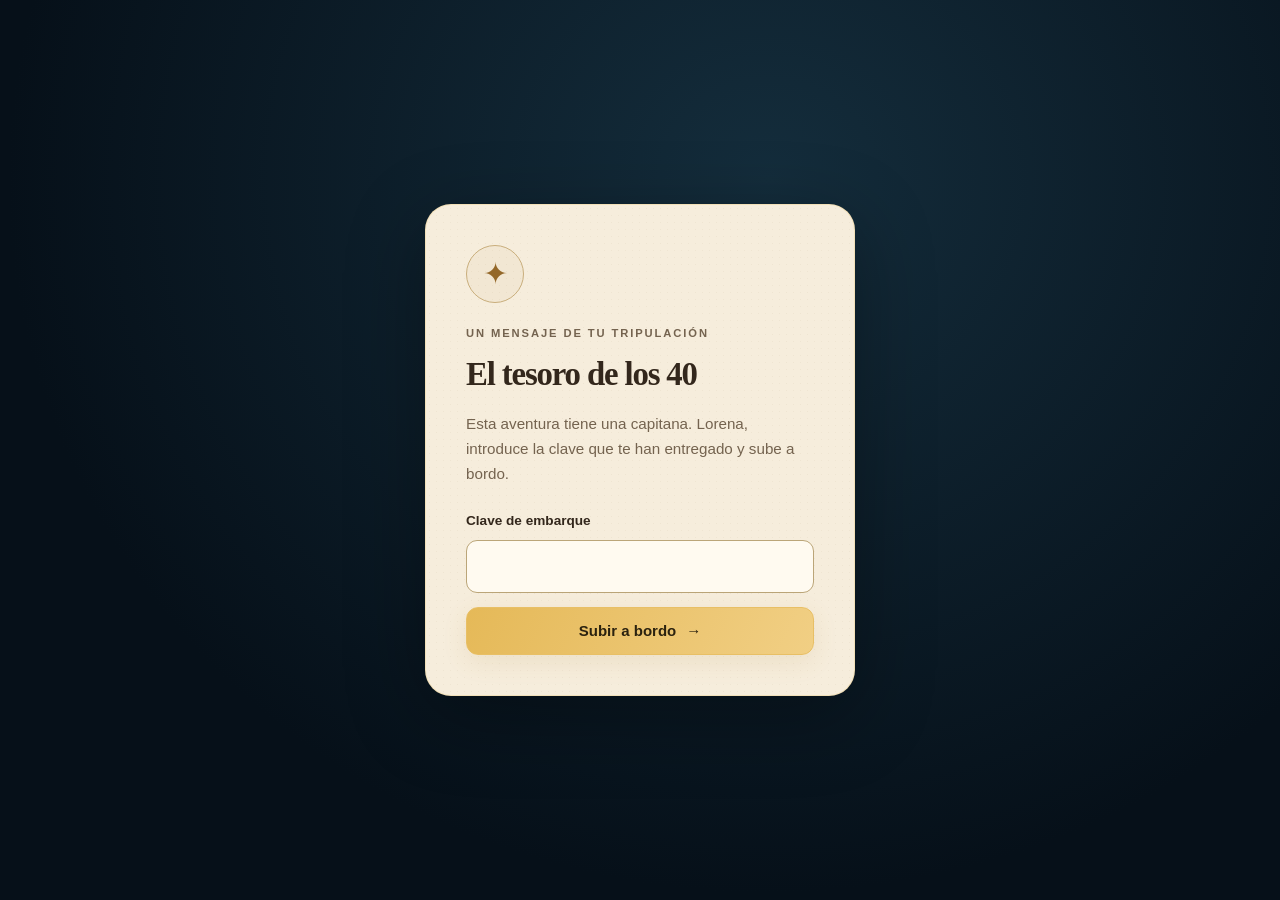
<file: index.html>
<!doctype html>
<html lang="es">
<head>
  <meta charset="utf-8">
  <meta name="viewport" content="width=device-width, initial-scale=1">
  <meta name="theme-color" content="#081a27">
  <meta name="description" content="Una aventura de cumpleaños preparada por la tripulación de Lorena.">
  <title>Operación Lorena · El tesoro de los 40</title>
  <link rel="stylesheet" href="./css/styles.css?v=20261021-2">

  <script src="./js/access-config.js?v=20261020" defer></script>
  <script src="./js/game-data.js?v=20261023-1" defer></script>
  <script src="./js/game-core.js?v=20261020" defer></script>
  <script src="./js/audio.js?v=20261021-3" defer></script>
  <script src="./js/app.js?v=20261023-1" defer></script>
</head>
<body>
  <a class="skip-link sr-only" href="#main-content">Saltar al contenido</a>
  <div class="ambient-bg" aria-hidden="true"></div>
  <section id="access-screen" class="access-screen" aria-labelledby="access-title">
    <form id="access-form" class="access-card parchment">
      <span class="brand-mark" aria-hidden="true">✦</span>
      <p class="eyebrow">Un mensaje de tu tripulación</p>
      <h1 id="access-title">El tesoro de los 40</h1>
      <p>Esta aventura tiene una capitana. Lorena, introduce la clave que te han entregado y sube a bordo.</p>
      <label for="access-password">Clave de embarque</label>
      <input id="access-password" name="password" type="password" autocomplete="current-password" required aria-describedby="access-error">
      <button id="access-button" class="btn btn-primary" type="submit">Subir a bordo <span aria-hidden="true">→</span></button>
      <p id="access-error" class="feedback" data-tone="error" role="alert"></p>
    </form>
  </section>
  <div id="app" hidden>
    <header class="app-header">
      <button id="brand-home" class="brand" type="button" aria-label="Operación Lorena. Ir al inicio">
        <span class="brand-mark" aria-hidden="true">✦</span>
        <span class="brand-copy"><span class="brand-kicker">Una aventura de cumpleaños</span><strong>Operación Lorena</strong></span>
      </button>
      <nav class="header-actions" aria-label="Navegación principal">
        <span id="header-progress" class="chip" aria-label="Sellos obtenidos">0 / 5 sellos</span>
        <button id="nav-map" class="btn btn-ghost" type="button">La ruta</button>
        <button id="nav-passport" class="btn btn-ghost" type="button">Pasaporte</button>
        <button id="nav-reset" class="btn btn-ghost" type="button">Reiniciar</button>
        <button id="audio-toggle" class="btn btn-ghost" type="button" aria-pressed="true">Silenciar</button>
      </nav>
    </header>
    <main id="main-content" class="app-main page-shell" tabindex="-1">
      <p id="storage-notice" class="storage-notice" role="status" hidden></p>
      <p id="audio-status" class="status-note" role="status" hidden></p>
      <section id="screen-intro" class="screen" aria-labelledby="intro-title" hidden>
        <div class="hero-grid">
          <div class="hero-copy">
            <p class="eyebrow">40 años · Mil historias · Un tesoro</p>
            <h1 id="intro-title" tabindex="-1">Capitana Lorena,<br>tu aventura empieza aquí.</h1>
            <p class="lead">Tu tripulación ha escondido un regalo al final de una ruta llena de recuerdos. Cinco pruebas, cinco sellos y todas esas historias que sólo pueden ser tuyas.</p>
            <div class="button-row">
              <button id="start-adventure" class="btn btn-primary" type="button">Comenzar la aventura <span aria-hidden="true">→</span></button>
              <button id="intro-passport" class="btn btn-secondary" type="button">Ver mi pasaporte</button>
            </div>
            <p class="status-note">Sin cronómetro. Con pistas y todas las oportunidades que necesites.</p>
            <div class="hero-facts"><span class="badge">5 escalas</span><span class="badge">Muchos cómplices</span><span class="badge">Una capitana irrepetible</span></div>
          </div>
          <div class="hero-visual">
            <img id="hero-portrait" class="hero-portrait" src="./assets/lorena-grand-line-portrait.png" alt="Ilustración pirata de Lorena" width="1024" height="1024">
            <img class="hero-seal" src="./assets/lorena-grand-line-seal.png" alt="" width="2000" height="1414" aria-hidden="true">
          </div>
        </div>
      </section>
      <section id="screen-map" class="screen" aria-labelledby="map-title" hidden></section>
      <section id="screen-passport" class="screen" aria-labelledby="passport-title" hidden></section>
      <section id="screen-challenge" class="screen" aria-labelledby="challenge-title" hidden></section>
      <section id="screen-gift" class="screen" aria-labelledby="gift-title" hidden></section>
      <section id="screen-crew" class="screen" aria-labelledby="crew-title" hidden></section>
    </main>
    <footer class="site-footer page-shell"><span>Hecho con recuerdos, risas y mucho cariño.</span><span>La tripulación de Lorena · 40</span></footer>
  </div>
  <dialog id="reset-dialog" class="app-dialog" aria-labelledby="reset-title" aria-describedby="reset-description">
    <form method="dialog">
      <p class="eyebrow">Volver a zarpar</p>
      <h2 id="reset-title">¿Empezamos desde el principio?</h2>
      <p id="reset-description">Se borrarán los sellos y las respuestas de esta partida en este navegador. La clave de acceso seguirá activa.</p>
      <div class="dialog-actions"><button class="btn btn-secondary" value="cancel" autofocus>Seguir jugando</button><button class="btn btn-primary" value="reset">Sí, reiniciar</button></div>
    </form>
  </dialog>
  <div id="announcer" class="sr-only" role="status" aria-live="polite" aria-atomic="true"></div>
  <div id="confetti-container" aria-hidden="true"></div>
  <noscript><p class="access-card">Activa JavaScript en tu navegador para jugar a esta aventura.</p></noscript>
</body>
</html>
</file>
<file: css/styles.css>
/* Operación Lorena · responsive presentation, without a runtime CSS dependency. */
:root {
  color-scheme: dark;
  --navy-950: #061019;
  --navy-900: #0b1825;
  --navy-800: #112335;
  --navy-700: #193147;
  --paper: #f6eddc;
  --paper-deep: #e9dcc3;
  --ink: #33271c;
  --ink-muted: #74634f;
  --text: #f1f0e8;
  --muted: #aebdca;
  --gold: #e8bf65;
  --gold-bright: #f5d690;
  --gold-dark: #ad8239;
  --teal: #8cd8c6;
  --red: #ffb3a4;
  --line: rgba(203, 222, 234, 0.14);
  --gold-line: rgba(232, 191, 101, 0.3);
  --shadow: 0 18px 55px rgba(0, 0, 0, 0.2);
  --radius: 24px;
  --page-gutter: clamp(16px, 3.5vw, 48px);
  --font-body: "Plus Jakarta Sans", "Arial", sans-serif;
  --font-title: "Cinzel", "Georgia", serif;
}

* { box-sizing: border-box; }
[hidden] { display: none !important; }
html { scroll-behavior: smooth; }
body {
  margin: 0;
  min-width: 280px;
  min-height: 100vh;
  min-height: 100svh;
  background: var(--navy-950);
  color: var(--text);
  font-family: var(--font-body);
  font-size: 16px;
  line-height: 1.65;
  -webkit-font-smoothing: antialiased;
  -webkit-text-size-adjust: 100%;
}
button, input, textarea, select { font: inherit; }
button, input, textarea, select, summary { -webkit-tap-highlight-color: transparent; }
button { color: inherit; cursor: pointer; }
button:disabled { cursor: not-allowed; }
input { min-width: 0; }
button, a, input, summary { touch-action: manipulation; }
button, a, input, summary, [tabindex] { outline-offset: 5px; }
:focus-visible { outline: 3px solid var(--teal); }
.screen :is(h1, h2)[tabindex="-1"]:focus, #main-content:focus { outline: none; }
img { display: block; max-width: 100%; height: auto; }
a { color: var(--gold-bright); text-underline-offset: 4px; }
h1, h2, h3, h4, p, blockquote, dl, dd { margin: 0; }
h1, h2, h3, h4 { text-wrap: balance; }
h1, h2, h3 { font-family: var(--font-title); line-height: 1.2; }
h1 { font-size: clamp(2rem, 3.8vw, 3.7rem); font-weight: 700; letter-spacing: -0.035em; }
h2 { font-size: clamp(1.5rem, 2.3vw, 2rem); }
h3 { font-size: 1.3rem; }
p + p { margin-top: 0.85em; }
strong { font-weight: 700; }
::selection { background: var(--gold); color: var(--navy-950); }

.ambient-bg {
  position: fixed;
  z-index: -1;
  inset: 0;
  pointer-events: none;
  background:
    radial-gradient(ellipse at 83% 5%, rgba(40, 91, 101, 0.2), transparent 48%),
    radial-gradient(ellipse at 0% 75%, rgba(174, 123, 48, 0.07), transparent 45%),
    linear-gradient(150deg, #0c1b28 0%, #061019 65%);
}
#app { position: relative; min-height: 100vh; min-height: 100svh; }
.app-header {
  width: min(1440px, calc(100% - var(--page-gutter) * 2));
  margin-inline: auto;
  padding-block: 22px;
  display: flex;
  flex-wrap: wrap;
  align-items: center;
  justify-content: space-between;
  gap: 16px 24px;
  border-bottom: 1px solid var(--line);
}
.brand { display: flex; align-items: center; gap: 13px; min-width: 0; padding: 0; border: 0; background: transparent; color: var(--text); text-align: left; }
.brand-mark {
  display: inline-grid;
  place-items: center;
  flex: 0 0 auto;
  width: 46px;
  aspect-ratio: 1;
  border: 1px solid var(--gold-line);
  border-radius: 50%;
  color: var(--gold);
  background: rgba(232, 191, 101, 0.045);
  font-family: var(--font-title);
  font-size: 25px;
  line-height: 1;
}
.brand-copy { display: grid; gap: 1px; min-width: 0; }
.brand-copy strong, .brand-copy b { font-family: var(--font-title); font-size: 1.04rem; line-height: 1.3; }
.brand-kicker { color: var(--muted); font-size: 0.69rem; letter-spacing: 0.16em; text-transform: uppercase; }
.header-actions { display: flex; flex-wrap: wrap; align-items: center; gap: 8px; }
.header-actions .btn[aria-current="page"] { border-color: var(--gold-line); background: rgba(232, 191, 101, 0.07); color: var(--gold-bright); }
.app-main { padding: clamp(24px, 4vw, 56px) var(--page-gutter) 64px; }
.page-shell { width: 100%; max-width: 1440px; margin-inline: auto; }
.app-main.page-shell { max-width: calc(1440px + var(--page-gutter) * 2); }
.site-footer.page-shell { display: flex; flex-wrap: wrap; justify-content: space-between; gap: 10px 24px; width: min(1440px, calc(100% - var(--page-gutter) * 2)); padding-block: 22px 30px; border-top: 1px solid var(--line); color: #8ea3b4; font-size: 0.78rem; line-height: 1.6; }
.screen { min-width: 0; animation: screen-in 250ms ease-out both; }
.screen-heading { max-width: 980px; margin-bottom: clamp(24px, 3vw, 40px); }
.screen-heading h1 { margin-block: 8px 16px; }
.eyebrow {
  color: var(--gold);
  font-size: 0.75rem;
  font-weight: 700;
  letter-spacing: 0.17em;
  text-transform: uppercase;
  line-height: 1.5;
}
.lead { max-width: 64ch; color: var(--muted); font-size: clamp(1rem, 1.35vw, 1.15rem); line-height: 1.75; }
.muted { color: var(--muted); }
.status-note, .storage-notice { color: var(--muted); font-size: 0.875rem; line-height: 1.6; }
.status-note { margin-top: 16px; }
.storage-notice {
  padding: 14px 18px;
  margin-block: 16px;
  border: 1px solid var(--gold-line);
  border-radius: 12px;
  background: rgba(232, 191, 101, 0.07);
  color: var(--gold-bright);
}
.button-row { display: flex; flex-wrap: wrap; align-items: center; gap: 12px; }
.btn {
  min-height: 48px;
  padding: 12px 22px;
  display: inline-flex;
  align-items: center;
  justify-content: center;
  gap: 10px;
  border: 1px solid transparent;
  border-radius: 12px;
  background: var(--navy-800);
  color: var(--text);
  font-weight: 700;
  font-size: 0.9375rem;
  line-height: 1.4;
  text-align: center;
  text-decoration: none;
  transition: background 160ms ease, border-color 160ms ease, box-shadow 160ms ease, transform 160ms ease;
}
.btn-primary {
  border-color: var(--gold);
  background: linear-gradient(115deg, #e5b958, #f1cf84);
  color: #2b220f;
  box-shadow: 0 7px 24px rgba(174, 129, 48, 0.12);
}
.btn-ghost { background: transparent; border-color: var(--line); color: var(--muted); }
.btn-secondary { background: var(--navy-800); border-color: var(--gold-line); color: var(--gold-bright); }
.btn:disabled { opacity: 0.48; box-shadow: none; }
.badge, .chip {
  display: inline-flex;
  align-items: center;
  justify-content: center;
  gap: 6px;
  padding: 6px 11px;
  border: 1px solid var(--gold-line);
  border-radius: 999px;
  color: var(--gold-bright);
  background: rgba(232, 191, 101, 0.065);
  font-size: 0.75rem;
  font-weight: 700;
  line-height: 1.4;
}
.chip { border-color: var(--line); color: var(--muted); background: rgba(203, 222, 234, 0.04); }

/* Welcome and the captain's document. */
.hero-grid { display: grid; grid-template-columns: 1.13fr 0.87fr; align-items: center; gap: clamp(24px, 5vw, 80px); }
.hero-copy { min-width: 0; padding-block: 24px; }
.hero-copy h1 { max-width: 16ch; margin-block: 18px 24px; font-size: clamp(2.7rem, 4.6vw, 4.8rem); line-height: 1.07; }
.hero-copy h1 em, .hero-copy h1 span { color: var(--gold); font-style: normal; }
.hero-copy .lead { max-width: 49ch; }
.hero-copy .button-row { margin-top: 30px; }
.hero-copy .badge, .hero-copy .chip { margin: 0 6px 10px 0; }
.hero-facts { display: flex; flex-wrap: wrap; gap: 8px; margin-top: 25px; }
.hero-facts .badge { margin: 0; }
.hero-visual { position: relative; display: grid; place-items: center; min-width: 0; padding: 22px 18px 46px; isolation: isolate; }
.hero-visual::before { content: ""; position: absolute; z-index: -1; inset: 8% 0; border: 1px solid rgba(232, 191, 101, 0.17); border-radius: 48% 48% 12% 12%; transform: rotate(6deg); }
.hero-portrait { width: min(100%, 460px); aspect-ratio: 4 / 5; object-fit: cover; object-position: center; border: 1px solid var(--gold-line); border-radius: 45% 45% 8% 8%; box-shadow: var(--shadow); }
.hero-seal { position: absolute; right: -8px; bottom: 1px; width: clamp(135px, 18vw, 220px); object-fit: contain; filter: drop-shadow(0 10px 18px rgba(0, 0, 0, 0.35)); transform: rotate(8deg); }
.parchment {
  background-color: var(--paper);
  background-image: radial-gradient(rgba(124, 88, 35, 0.055) 0.75px, transparent 0.75px);
  background-size: 7px 7px;
  color: var(--ink);
  border-color: var(--paper-deep);
}
.parchment .eyebrow, .parchment .question-label { color: #886127; }
.parchment .lead, .parchment .muted, .parchment .status-note { color: var(--ink-muted); }
.parchment a { color: #725016; }
.passport-card { max-width: 1080px; padding: clamp(22px, 4vw, 48px); border: 1px solid var(--paper-deep); border-radius: var(--radius); box-shadow: var(--shadow); }
.passport-top { display: grid; grid-template-columns: 142px minmax(0, 1fr); align-items: center; gap: 28px; padding-bottom: 28px; border-bottom: 1px solid rgba(109, 79, 39, 0.22); }
.passport-portrait { width: 142px; }
.passport-portrait img { width: 100%; aspect-ratio: 1; object-fit: cover; border-radius: 50%; padding: 5px; border: 1px solid #a88c5c; }
.passport-identity { min-width: 0; }
.passport-identity h2, .passport-identity h1 { margin-block: 7px 12px; overflow-wrap: anywhere; }
.passport-identity .badge { color: #775017; background: rgba(170, 123, 35, 0.08); border-color: rgba(120, 89, 32, 0.25); }
.passport-fields { margin-block: 24px 0; }
.passport-fields > dl { display: grid; grid-template-columns: repeat(2, minmax(0, 1fr)); gap: 22px 36px; }
.passport-fields dl, .passport-fields > div { min-width: 0; }
.passport-fields dl > div { min-width: 0; }
.passport-fields dt, .boarding-pass dt { color: var(--ink-muted); font-size: 0.75rem; font-weight: 700; letter-spacing: 0.09em; text-transform: uppercase; }
.passport-fields dd, .boarding-pass dd { margin-top: 5px; font-size: 1rem; font-weight: 700; overflow-wrap: anywhere; }
.seal-list { display: flex; flex-wrap: wrap; gap: 10px; list-style: none; margin: 0; padding: 24px 0 0; }
.seal-token { display: inline-flex; flex-wrap: wrap; align-items: center; gap: 8px; max-width: 100%; min-height: 40px; padding: 8px 13px; border: 1px dashed #b7a586; border-radius: 8px; color: #786b58; font-size: 0.8rem; font-weight: 700; }
.seal-token small { font-weight: 400; }
.seal-token[data-earned="true"], .seal-token[data-earned="1"] { color: #236150; border-color: #568875; border-style: solid; background: rgba(46, 112, 87, 0.07); }
.passport-card + .btn { margin-top: 24px; }

/* Map: five stages with clear, durable states. */
.map-layout { display: grid; grid-template-columns: minmax(0, 1fr) 330px; align-items: start; gap: 32px; }
.map-route { list-style: none; position: relative; display: grid; gap: 15px; padding: 0; margin: 0; }
.map-route::before { content: ""; position: absolute; top: 38px; bottom: 38px; left: 51px; border-left: 1px dashed rgba(232, 191, 101, 0.35); pointer-events: none; }
.route-stop { position: relative; min-width: 0; }
.route-card {
  display: grid;
  grid-template-columns: 54px minmax(0, 1fr) auto;
  align-items: center;
  gap: 20px;
  width: 100%;
  padding: 22px 24px;
  border: 1px solid var(--line);
  border-radius: 18px;
  background: #0d1c2a;
  text-align: left;
  transition: border-color 160ms ease, background 160ms ease, transform 160ms ease;
}
.route-number { display: grid; place-items: center; width: 54px; aspect-ratio: 1; flex: 0 0 auto; border: 1px solid var(--line); border-radius: 50%; background: var(--navy-800); color: var(--muted); font-family: var(--font-title); font-size: 1.4rem; font-weight: 700; }
.route-copy { display: grid; gap: 6px; min-width: 0; }
.route-copy strong { font-family: var(--font-title); font-size: clamp(1.1rem, 1.6vw, 1.35rem); line-height: 1.3; }
.route-copy small { color: var(--muted); font-size: 0.875rem; line-height: 1.55; }
.route-state { padding: 5px 9px; border-radius: 6px; background: rgba(203, 222, 234, 0.06); color: var(--muted); font-size: 0.71rem; font-weight: 700; line-height: 1.4; }
.route-stop[data-status="available"] .route-card { border-color: rgba(232, 191, 101, 0.65); background: linear-gradient(115deg, #1c2b32, #102233); box-shadow: 0 5px 24px rgba(0, 0, 0, 0.14); }
.route-stop[data-status="available"] .route-number { background: var(--gold); color: #30230f; border-color: var(--gold); }
.route-stop[data-status="available"] .route-state { color: var(--gold-bright); background: rgba(232, 191, 101, 0.1); }
.route-stop[data-status="completed"] .route-number { color: var(--teal); border-color: rgba(140, 216, 198, 0.45); background: rgba(140, 216, 198, 0.06); }
.route-stop[data-status="completed"] .route-state { color: var(--teal); background: rgba(140, 216, 198, 0.075); }
.route-stop[data-status="locked"] .route-card { background: rgba(13, 28, 42, 0.7); }
.route-stop[data-status="locked"] .route-copy strong { color: #bdc8d1; }
.route-stop[data-status="locked"] .route-number { background: #0b1722; }
.map-summary { position: sticky; top: 24px; display: grid; gap: 18px; min-width: 0; }
.progress-panel, .game-card { padding: clamp(20px, 2.5vw, 30px); background: rgba(17, 35, 53, 0.66); border: 1px solid var(--line); border-radius: var(--radius); }
.progress-panel { background: radial-gradient(ellipse at top right, rgba(232, 191, 101, 0.08), transparent 80%), var(--navy-900); border-color: var(--gold-line); }
.progress-panel h2, .progress-panel h3 { margin-bottom: 14px; }
.progress-panel > .eyebrow + h2, .game-card > .eyebrow + h2 { margin-top: 9px; }
.progress-panel .btn { width: 100%; margin-top: 18px; }
.progress-meter { height: 9px; overflow: hidden; border-radius: 99px; background: rgba(0, 0, 0, 0.3); margin-block: 20px 12px; }
.progress-meter span { display: block; height: 100%; min-width: 0; border-radius: inherit; background: linear-gradient(90deg, #b69245, var(--gold-bright)); transition: width 400ms ease; }
.progress-text { display: flex; flex-wrap: wrap; justify-content: space-between; gap: 6px; color: var(--gold-bright); font-size: 0.85rem; }

/* Shared game layout. Keep layout classes while JavaScript updates states. */
.adventure-layout { display: grid; grid-template-columns: 260px minmax(0, 1fr); align-items: start; gap: 32px; }
.challenge-sidebar { position: sticky; top: 24px; min-width: 0; }
.route-details { border: 1px solid var(--line); border-radius: 18px; background: rgba(11, 24, 37, 0.75); }
.route-details > summary { display: flex; align-items: center; justify-content: space-between; gap: 14px; min-height: 56px; padding: 17px 18px; color: var(--gold-bright); font-size: 0.85rem; font-weight: 700; list-style: none; cursor: pointer; }
.route-details > summary::-webkit-details-marker { display: none; }
.route-details > summary::after { content: "⌄"; font-size: 1.2rem; line-height: 1; transition: transform 160ms ease; }
.route-details[open] > summary::after { transform: rotate(180deg); }
.route-details[open] > summary { border-bottom: 1px solid var(--line); }
.route-details > .btn { width: calc(100% - 20px); margin: 0 10px 12px; }
.mini-route { list-style: none; display: grid; gap: 6px; margin: 0; padding: 10px; }
.mini-route-btn { display: flex; align-items: center; gap: 10px; width: 100%; min-height: 58px; padding: 12px 10px; border: 1px solid transparent; border-radius: 10px; background: transparent; color: var(--muted); text-align: left; }
.mini-route-number { display: grid; place-items: center; flex: 0 0 28px; width: 28px; aspect-ratio: 1; border: 1px solid var(--line); border-radius: 50%; font-size: 0.78rem; }
.mini-route-label { min-width: 0; font-size: 0.83rem; font-weight: 600; line-height: 1.55; }
.mini-route-btn[data-status="completed"] .mini-route-number { color: var(--teal); border-color: rgba(140, 216, 198, 0.45); }
.mini-route-btn[data-status="available"] { color: var(--text); }
.mini-route-btn[aria-current]:not([aria-current="false"]) { border-color: var(--gold-line); background: rgba(232, 191, 101, 0.07); color: var(--gold-bright); }
.mini-route-btn[aria-current]:not([aria-current="false"]) .mini-route-number { background: var(--gold); color: #30230f; border-color: var(--gold); }
.mini-route-btn[data-status="locked"] { color: #93a5b4; }
.challenge-main { min-width: 0; }
.challenge-header { display: flex; flex-wrap: wrap; align-items: baseline; gap: 12px; margin-bottom: 28px; }
.challenge-header h1, .challenge-header .lead { flex: 0 0 100%; min-width: 0; }
.challenge-header h1 { margin-top: 2px; font-size: clamp(2rem, 3.1vw, 3.05rem); }
.round-count { margin-left: auto; color: var(--muted); font-size: 0.875rem; white-space: nowrap; }
.challenge-content { display: grid; gap: 22px; min-width: 0; }
.challenge-content > * { min-width: 0; }
.challenge-footer { margin-top: 26px; padding-top: 24px; border-top: 1px solid var(--line); }
.challenge-actions { display: flex; flex-wrap: wrap; align-items: center; justify-content: space-between; gap: 12px; }
.challenge-actions .button-row { margin-left: auto; }
.game-card { min-width: 0; }
.game-card > h2, .game-card > h3 { margin-bottom: 14px; }
.game-card > .lead { margin-bottom: 20px; }
.game-card > .feedback + .btn { margin-top: 16px; }
.game-card.parchment { background-color: var(--paper); border-color: var(--paper-deep); }
.question-card {
  min-width: 0;
  padding: clamp(24px, 3vw, 38px);
  border: 1px solid var(--paper-deep);
  border-radius: var(--radius);
  background: var(--paper);
  color: var(--ink);
  box-shadow: var(--shadow);
}
.question-label { color: var(--ink-muted); font-size: 0.75rem; font-weight: 700; letter-spacing: 0.1em; text-transform: uppercase; line-height: 1.5; }
.question-card blockquote { max-width: 49ch; margin-top: 16px; font-family: Georgia, serif; font-size: clamp(1.3rem, 2.1vw, 1.85rem); line-height: 1.6; }
.question-card > p { color: var(--ink-muted); }
.question-card .question-label { color: var(--ink-muted); }
.question-card > .question-label { margin-bottom: 12px; }
.question-card > blockquote + h2 { margin-top: 24px; }
.question-card > .option-grid { margin-top: 24px; }
.question-card > .challenge-actions { margin-top: 24px; }
.option-grid { display: grid; grid-template-columns: repeat(3, minmax(0, 1fr)); gap: 12px; }
.option-button, .destination-button {
  display: flex;
  align-items: flex-start;
  gap: 12px;
  min-width: 0;
  min-height: 68px;
  padding: 18px;
  border: 1px solid var(--line);
  border-radius: 14px;
  background: var(--navy-800);
  color: var(--text);
  text-align: left;
  line-height: 1.55;
  overflow-wrap: anywhere;
  transition: border-color 160ms ease, background 160ms ease, box-shadow 160ms ease;
}
.option-button > :not(.option-letter) { min-width: 0; }
.option-letter { display: grid; place-items: center; flex: 0 0 28px; width: 28px; aspect-ratio: 1; border-radius: 7px; background: rgba(232, 191, 101, 0.08); color: var(--gold); font-size: 0.8rem; font-weight: 700; }
.option-button[aria-pressed="true"], .destination-button[aria-pressed="true"] { border-color: var(--gold); background: #213039; box-shadow: inset 0 0 0 1px var(--gold); }
.option-button[data-result="correct"], .destination-button[data-result="correct"] { border-color: var(--teal); background: #12352f; box-shadow: inset 0 0 0 1px var(--teal); color: #d7f5ed; }
.option-button[data-result="incorrect"], .destination-button[data-result="incorrect"] { border-color: var(--red); background: #3a2326; box-shadow: inset 0 0 0 1px var(--red); color: #ffe1d9; }
.option-button:disabled, .destination-button:disabled { opacity: 1; }
.feedback { padding: 15px 18px; margin-top: 16px; border: 1px solid rgba(151, 191, 211, 0.3); border-radius: 12px; background: rgba(65, 121, 150, 0.11); color: #cfe2ed; line-height: 1.6; overflow-wrap: anywhere; }
.feedback:empty { display: none; }
.feedback[data-tone="success"] { background: rgba(95, 176, 148, 0.09); color: #b5ebd9; border-color: rgba(140, 216, 198, 0.36); }
.feedback[data-tone="error"] { background: rgba(219, 100, 79, 0.09); color: #ffb9a9; border-color: rgba(255, 179, 164, 0.34); }
.feedback[data-tone="info"] { background: rgba(65, 121, 150, 0.11); color: #cfe2ed; }
.question-card .feedback[data-tone="success"], .parchment .feedback[data-tone="success"] { background: #e1eee7; color: #215f47; border-color: #8fad9b; }
.question-card .feedback[data-tone="error"], .parchment .feedback[data-tone="error"] { background: #f2e1d9; color: #873c2c; border-color: #bc8773; }
.question-card .feedback[data-tone="info"], .parchment .feedback[data-tone="info"] { background: #e2eaf0; color: #365870; border-color: #93abbb; }
.hint-box { padding: 18px 20px; margin-top: 16px; border: 1px dashed var(--gold-line); border-radius: 12px; color: var(--gold-bright); background: rgba(232, 191, 101, 0.045); line-height: 1.7; }
.hint-box > .btn { min-height: 44px; padding: 9px 14px; }
.hint-box > p:not([hidden]) { margin-top: 12px; }
.full-story, .hint-box details { margin-top: 16px; }
.full-story > summary, .hint-box summary, .crew-card summary { width: fit-content; min-height: 44px; padding-block: 9px; color: var(--gold-bright); font-size: 0.9rem; font-weight: 700; cursor: pointer; }
.full-story > p, .full-story > div { margin-top: 10px; line-height: 1.8; }
.parchment .full-story > summary, .parchment .hint-box summary { color: #725016; }
.question-card .full-story > summary { color: #725016; }
.parchment .hint-box, .question-card .hint-box, .memory-card-text .hint-box { color: #795a27; border-color: #b99a61; background: rgba(153, 111, 47, 0.06); }
.parchment .btn-ghost, .question-card .btn-ghost { color: #6d4f20; border-color: #c3ad86; background: rgba(153, 111, 47, 0.035); }
.full-story > article { margin-top: 20px; padding-top: 16px; border-top: 1px solid var(--line); }
.full-story > article h3 { margin-bottom: 10px; }

/* Photo puzzle: every tile works with touch, pointer and keyboard. */
.puzzle-layout { display: grid; grid-template-columns: minmax(0, 1fr) 280px; align-items: start; gap: 24px; }
.puzzle-layout .round-count { margin-bottom: 12px; }
.puzzle-grid { display: grid; grid-template-columns: repeat(3, minmax(0, 1fr)); grid-template-rows: repeat(3, minmax(0, 1fr)); gap: 5px; width: min(100%, 560px); aspect-ratio: 1; justify-self: center; padding: 6px; border: 1px solid var(--gold-line); border-radius: 18px; background: #07111a; box-shadow: var(--shadow); }
.puzzle-tile { position: relative; min-width: 0; min-height: 0; overflow: hidden; padding: 0; border: 1px solid rgba(255, 255, 255, 0.17); border-radius: 6px; background-color: var(--navy-800); background-image: var(--puzzle-image, none); background-size: 300% 300%; background-position: var(--tile-x, 0%) var(--tile-y, 0%); background-repeat: no-repeat; transition: border-color 120ms ease, box-shadow 120ms ease; }
.puzzle-piece-image { position: absolute; width: 300%; height: 300%; max-width: none; object-fit: cover; object-position: center; pointer-events: none; user-select: none; }
.puzzle-tile[aria-pressed="true"] { z-index: 1; border-color: var(--gold-bright); outline: 3px solid var(--gold-bright); outline-offset: -3px; box-shadow: inset 0 0 0 5px rgba(16, 25, 32, 0.45); }
.puzzle-tile:focus-visible { z-index: 2; outline: 3px solid var(--teal); outline-offset: -3px; }
.puzzle-tile:disabled { opacity: 1; }
.photo-preview { min-width: 0; margin-top: 20px; }
.photo-preview img { width: 100%; height: auto; border: 1px solid var(--gold-line); border-radius: 16px; }
.puzzle-layout .photo-preview img, .completion-card .photo-preview img { aspect-ratio: 1; object-fit: cover; object-position: center; }
.photo-preview p { margin-top: 12px; font-size: 0.875rem; color: var(--muted); }

/* Select a memory, then its port. */
.ports-layout { display: grid; grid-template-columns: minmax(0, 1.02fr) minmax(0, 1fr); align-items: start; gap: 24px; }
.ports-selection { min-width: 0; }
.ports-selection > .challenge-actions { margin-top: 22px; }
.ports-selection > .feedback + p { margin-top: 16px; color: #d2dbe0; line-height: 1.8; }
.memory-card-text { min-width: 0; padding: clamp(24px, 3vw, 34px); border: 1px solid var(--paper-deep); border-radius: var(--radius); background: var(--paper); color: var(--ink); }
.memory-card-text h2, .memory-card-text h3 { margin-bottom: 16px; }
.memory-card-text blockquote { font-family: Georgia, serif; font-size: clamp(1.25rem, 2vw, 1.6rem); line-height: 1.7; }
.memory-card-text .question-label { margin-bottom: 14px; }
.question-card > blockquote.memory-card-text { padding: 0; border: 0; border-radius: 0; background: transparent; color: var(--ink); font-family: Georgia, serif; box-shadow: none; }
.destination-grid { display: grid; grid-template-columns: repeat(2, minmax(0, 1fr)); gap: 12px; }
.destination-button { align-items: center; justify-content: center; min-height: 76px; text-align: center; font-weight: 700; }
.destination-button:last-child:nth-child(odd) { grid-column: 1 / -1; }
.matched-list { display: grid; gap: 9px; list-style: none; margin: 20px 0 0; padding: 0; }
.matched-list:empty { display: none; }
.matched-list li { display: grid; gap: 8px; min-width: 0; padding: 12px 15px; border-left: 3px solid rgba(140, 216, 198, 0.6); border-radius: 0 9px 9px 0; background: rgba(140, 216, 198, 0.045); color: #c2e2d8; font-size: 0.9rem; text-align: left; }
.matched-list .full-story { margin-top: 0; }

/* Six-letter secret; targets remain comfortably touchable on narrow screens. */
.secret-layout { display: grid; grid-template-columns: minmax(0, 1.25fr) minmax(230px, 0.8fr); align-items: start; gap: 26px; }
.treasure-symbol { display: grid; place-items: center; width: 100%; max-width: 200px; aspect-ratio: 1; border: 1px solid var(--gold-line); border-radius: 50%; background: radial-gradient(circle, rgba(232, 191, 101, 0.1), transparent 70%); color: var(--gold); font-family: var(--font-title); font-size: clamp(5rem, 10vw, 8rem); line-height: 1; }
.question-card > .treasure-symbol { max-width: 110px; margin: 0 auto 24px; border-color: #c6ac7b; color: #966b2d; font-size: 4.5rem; }
.secret-layout .question-card h2 { margin-bottom: 18px; }
.letter-slots, .letter-bank { display: grid; grid-template-columns: repeat(6, minmax(44px, 1fr)); gap: 8px; width: min(100%, 480px); margin-inline: auto; }
.letter-slots { margin-block: 24px 20px; }
.letter-bank { margin-block: 20px; }
.letter-slot, .letter-tile { display: grid; place-items: center; min-width: 44px; min-height: 44px; aspect-ratio: 1; padding: 0; border: 1px solid var(--gold-line); border-radius: 10px; font-family: var(--font-title); font-size: clamp(1.2rem, 2.5vw, 1.8rem); font-weight: 700; line-height: 1; }
.letter-slot { background: #08131e; color: var(--gold-bright); border-style: dashed; }
.letter-slot:not(:empty) { border-style: solid; }
.letter-tile { border-color: #dbc393; background: var(--paper); color: var(--ink); box-shadow: 0 4px 0 #907d5a; }
.letter-tile:disabled { color: rgba(51, 39, 28, 0.25); background: #827c70; border-color: transparent; box-shadow: none; }

/* The last seal, the journey and personal messages. */
.completion-card { max-width: 850px; margin-inline: auto; padding: clamp(28px, 5vw, 64px); text-align: center; border: 1px solid var(--gold-line); border-radius: 28px; background: radial-gradient(ellipse at top, rgba(232, 191, 101, 0.08), transparent 65%), var(--navy-900); box-shadow: var(--shadow); }
.completion-card h1, .completion-card h2 { margin-block: 18px; }
.completion-card .lead { margin-inline: auto; }
.completion-card .button-row { justify-content: center; margin-top: 28px; }
.completion-card > .challenge-actions { justify-content: center; margin-top: 28px; }
.completion-card > .photo-preview { width: min(100%, 400px); margin: 28px auto 0; }
.completion-card > .game-card, .completion-card > .full-story { margin-top: 28px; text-align: left; }
.completion-seal { display: grid; place-items: center; width: 96px; aspect-ratio: 1; margin-inline: auto; border: 1px solid var(--gold); border-radius: 50%; color: var(--gold-bright); font-family: var(--font-title); font-size: 2.5rem; background: rgba(232, 191, 101, 0.045); box-shadow: 0 0 0 7px rgba(232, 191, 101, 0.05); }
.reveal-grid { display: grid; grid-template-columns: minmax(0, 1.07fr) minmax(0, 1fr); align-items: center; gap: clamp(26px, 4vw, 56px); }
.reveal-image { min-width: 0; overflow: hidden; border: 1px solid var(--gold-line); border-radius: 26px; box-shadow: var(--shadow); }
.reveal-image img { width: 100%; height: auto; aspect-ratio: 16 / 10; object-fit: cover; }
.reveal-copy { min-width: 0; }
.reveal-copy h1 { margin-block: 12px 20px; color: var(--gold-bright); }
.reveal-copy > h2 { margin-bottom: 14px; }
.reveal-copy .button-row { margin-top: 24px; }
.reveal-copy > .btn { margin-top: 24px; }
.reveal-copy > .boarding-pass + p { margin-top: 22px; }
.boarding-pass { margin-top: 24px; padding: 24px; border: 1px solid var(--paper-deep); border-radius: 17px; background: var(--paper); color: var(--ink); }
.boarding-pass h2, .boarding-pass h3 { padding-bottom: 16px; margin-bottom: 18px; border-bottom: 1px dashed rgba(109, 79, 39, 0.3); font-size: 1.25rem; }
.boarding-pass dl { display: grid; grid-template-columns: repeat(2, minmax(0, 1fr)); gap: 18px; }
.boarding-pass > .eyebrow + dl { margin-top: 16px; }
.boarding-pass dl > div { min-width: 0; }
.crew-intro { display: grid; grid-template-columns: 180px minmax(0, 1fr); align-items: center; gap: 32px; margin-bottom: 36px; }
.crew-intro h1, .crew-intro h2 { margin-block: 10px 16px; }
.crew-photo { width: 180px; }
.crew-photo img { width: 100%; aspect-ratio: 4 / 5; object-fit: cover; padding: 8px; border-radius: 10px; background: var(--paper); transform: rotate(-3deg); box-shadow: var(--shadow); }
.crew-grid { display: grid; grid-template-columns: repeat(3, minmax(0, 1fr)); gap: 20px; }
.crew-grid + .button-row { margin-top: 30px; }
.crew-card { min-width: 0; padding: clamp(22px, 2.4vw, 30px); border: 1px solid var(--line); border-radius: 18px; background: rgba(17, 35, 53, 0.6); }
.crew-card h3 { margin-bottom: 15px; color: var(--gold-bright); font-size: 1.12rem; }
.crew-card p { color: #d2dbe0; font-size: 0.975rem; line-height: 1.85; }
.crew-card details { margin-top: 12px; }
.crew-card details[open] { padding-top: 10px; border-top: 1px solid var(--line); }
.crew-card .eyebrow { margin-bottom: 10px; }

/* Access, notices and native confirmation dialog. */
.access-screen { position: fixed; z-index: 500; inset: 0; display: flex; align-items: flex-start; padding: 24px; overflow-y: auto; background: radial-gradient(ellipse at 60% 20%, #142d3c, #061019 70%); }
.access-card { width: min(100%, 430px); margin: auto; padding: clamp(26px, 4vw, 40px); border: 1px solid var(--gold-line); border-radius: 26px; background: rgba(11, 24, 37, 0.93); box-shadow: 0 20px 80px rgba(0, 0, 0, 0.32); }
.access-card .brand-mark { width: 58px; margin-bottom: 22px; font-size: 30px; }
.access-card h1 { margin-bottom: 16px; font-size: clamp(1.65rem, 5vw, 2.05rem); line-height: 1.23; color: var(--gold-bright); }
.access-card p { color: var(--muted); font-size: 0.95rem; }
.access-card label { display: block; margin-top: 24px; margin-bottom: 8px; font-size: 0.85rem; font-weight: 700; }
.access-card input { display: block; width: 100%; min-height: 52px; padding: 12px 15px; border: 1px solid var(--gold-line); border-radius: 11px; background: #06111c; color: var(--text); font-size: 16px; }
.access-card input::placeholder { color: #859aaa; }
.access-card .btn { width: 100%; margin-top: 14px; }
.access-card .feedback { margin-bottom: 0; }
.access-card .feedback[data-tone="error"] { color: #ffb9a9; }
.access-card.parchment { background-color: var(--paper); background-image: radial-gradient(rgba(124, 88, 35, 0.055) 0.75px, transparent 0.75px); background-size: 7px 7px; color: var(--ink); }
.access-card.parchment h1 { color: var(--ink); }
.access-card.parchment p:not(.feedback) { color: var(--ink-muted); }
.access-card.parchment .eyebrow { margin-bottom: 12px; color: #886127; font-size: 0.7rem; }
.access-card.parchment .brand-mark { color: #946829; border-color: #c9ae7c; background: rgba(153, 111, 47, 0.05); }
.access-card.parchment input { border-color: #bba578; background: #fffaf0; color: var(--ink); }
.access-card.parchment .feedback[data-tone="error"] { border-color: #bc8773; background: #f2e1d9; color: #873c2c; }
.toast { position: fixed; z-index: 700; left: 50%; bottom: 24px; transform: translateX(-50%); width: max-content; max-width: min(560px, calc(100vw - 32px)); padding: 15px 20px; border: 1px solid var(--gold-line); border-radius: 13px; color: var(--text); background: #152a3a; box-shadow: var(--shadow); text-align: center; }
.app-dialog { width: min(560px, calc(100% - 32px)); max-height: calc(100vh - 48px); max-height: calc(100svh - 48px); margin: auto; padding: clamp(22px, 4vw, 36px); overflow-y: auto; border: 1px solid var(--gold-line); border-radius: 22px; background: #102232; color: var(--text); box-shadow: 0 25px 100px rgba(0, 0, 0, 0.5); }
.app-dialog::backdrop { background: rgba(1, 8, 14, 0.8); backdrop-filter: blur(4px); }
.app-dialog h2 { margin-bottom: 16px; }
.app-dialog p { color: var(--muted); }
.app-dialog form { margin: 0; }
.dialog-actions { display: flex; flex-wrap: wrap; align-items: center; justify-content: flex-end; gap: 12px; margin-top: 26px; }
.sr-only { position: absolute !important; width: 1px !important; height: 1px !important; padding: 0 !important; margin: -1px !important; overflow: hidden !important; clip: rect(0, 0, 0, 0) !important; white-space: nowrap !important; border: 0 !important; }
.skip-link:focus { position: fixed !important; z-index: 1000; top: 16px; left: 16px; width: auto !important; height: auto !important; max-width: calc(100vw - 32px); padding: 12px 18px !important; margin: 0 !important; overflow: visible !important; clip: auto !important; white-space: normal !important; border: 1px solid var(--gold) !important; border-radius: 9px; background: var(--navy-900); color: var(--gold-bright); }

#confetti-container { position: fixed; z-index: 600; inset: 0; overflow: hidden; pointer-events: none; }
.confetti-piece { position: absolute; top: -18px; width: 9px; height: 13px; border-radius: 2px; opacity: 0; animation: confetti-fall 4s linear 1 both; }
@keyframes confetti-fall { 0% { transform: translateY(-20px) rotate(0deg); opacity: 1; } 85% { opacity: 1; } 100% { transform: translateY(105vh) rotate(560deg); opacity: 0; } }
@keyframes screen-in { from { opacity: 0; transform: translateY(7px); } to { opacity: 1; transform: translateY(0); } }

@media (hover: hover) and (pointer: fine) {
  .btn-primary:not(:disabled):hover { background: linear-gradient(115deg, #f0c66c, #f6db9f); box-shadow: 0 8px 26px rgba(174, 129, 48, 0.2); transform: translateY(-1px); }
  .btn-ghost:not(:disabled):hover, .btn-secondary:not(:disabled):hover { border-color: var(--gold-line); color: var(--gold-bright); background: rgba(232, 191, 101, 0.06); }
  .route-card:not(:disabled):hover { border-color: var(--gold); background: #172b3a; transform: translateX(3px); }
  .mini-route-btn:not(:disabled):hover { background: rgba(232, 191, 101, 0.07); color: var(--gold-bright); }
  .option-button:not(:disabled):not([data-result]):hover, .destination-button:not(:disabled):not([data-result]):hover { background: #1b3347; border-color: rgba(232, 191, 101, 0.65); }
  .puzzle-tile:not(:disabled):hover { box-shadow: inset 0 0 0 2px var(--gold); }
  .letter-tile:not(:disabled):hover { background: #fff7e7; }
  .letter-slot:hover { border-color: var(--gold); }
  .parchment .btn-ghost:not(:disabled):hover, .question-card .btn-ghost:not(:disabled):hover { background: rgba(153, 111, 47, 0.09); color: #614417; border-color: #99763d; }
}

/* Tablet: give the game the full available width, keep the route collapsible. */
@media (max-width: 1099px) {
  .adventure-layout { grid-template-columns: minmax(0, 1fr); gap: 24px; }
  .challenge-sidebar { position: static; }
  .mini-route { grid-template-columns: repeat(2, minmax(0, 1fr)); }
  .map-layout { grid-template-columns: minmax(0, 1fr) 285px; gap: 24px; }
  .route-card { grid-template-columns: 46px minmax(0, 1fr); gap: 12px 16px; padding: 20px; }
  .route-number { grid-row: 1 / 3; width: 46px; }
  .route-state { grid-column: 2; width: fit-content; }
  .map-route::before { left: 43px; }
  .hero-grid { gap: 26px; }
  .hero-copy h1 { font-size: clamp(2.5rem, 5.7vw, 4rem); }
  .crew-grid { grid-template-columns: repeat(2, minmax(0, 1fr)); }
  .reveal-grid { grid-template-columns: minmax(0, 1fr); gap: 30px; }
  .reveal-image { max-width: 850px; }
  .reveal-image img { aspect-ratio: 16 / 9; }
  .reveal-copy { max-width: 900px; }
}

/* Mobile: natural document scroll, flexible headers and comfortable controls. */
@media (max-width: 767px) {
  .app-header { gap: 12px; padding-block: 16px; }
  .brand { gap: 10px; }
  .brand-mark { width: 40px; font-size: 22px; }
  .brand-copy strong, .brand-copy b { font-size: 0.9rem; }
  .brand-kicker { font-size: 0.61rem; letter-spacing: 0.12em; }
  .header-actions { gap: 7px; }
  .header-actions .btn { min-height: 44px; padding: 9px 12px; font-size: 0.8rem; }
  .app-main { padding-top: 26px; padding-bottom: 40px; }
  .screen-heading { margin-bottom: 24px; }
  .screen-heading h1 { margin-bottom: 12px; }
  .hero-grid { grid-template-columns: minmax(0, 1fr); gap: 12px; }
  .hero-copy { padding-block: 4px; }
  .hero-copy h1 { max-width: 15ch; font-size: clamp(2.5rem, 8vw, 3.7rem); }
  .hero-copy .button-row { margin-top: 24px; }
  .hero-visual { width: min(85%, 420px); margin: 16px auto 0; padding: 16px 16px 32px; }
  .hero-portrait { aspect-ratio: 1; border-radius: 42% 42% 8% 8%; }
  .hero-seal { right: -10px; width: 145px; }
  .passport-top { grid-template-columns: 100px minmax(0, 1fr); gap: 18px; padding-bottom: 22px; }
  .passport-portrait { width: 100px; }
  .passport-identity h2 { font-size: 1.55rem; }
  .passport-fields { margin-block: 22px 0; }
  .passport-fields > dl { gap: 20px; }
  .map-layout { grid-template-columns: minmax(0, 1fr); gap: 24px; }
  .map-summary { position: static; }
  .map-route { gap: 13px; }
  .route-card { grid-template-columns: 44px minmax(0, 1fr) auto; padding: 18px; gap: 12px; }
  .route-number { width: 44px; grid-row: auto; }
  .route-state { grid-column: auto; max-width: 95px; }
  .route-copy strong { font-size: 1.13rem; }
  .route-copy small { font-size: 0.85rem; }
  .map-route::before { left: 40px; }
  .challenge-header { gap: 10px; margin-bottom: 22px; }
  .challenge-header h1 { font-size: clamp(1.85rem, 6.6vw, 2.6rem); }
  .challenge-content { gap: 18px; }
  .challenge-actions { align-items: stretch; }
  .challenge-actions > .btn, .challenge-actions .button-row { flex: 1 1 180px; }
  .challenge-actions .button-row { margin-left: 0; }
  .challenge-actions .button-row .btn { flex: 1 1 auto; }
  .puzzle-layout { grid-template-columns: minmax(0, 1fr); gap: 22px; }
  .photo-preview { width: min(100%, 260px); margin-inline: auto; }
  .ports-layout { grid-template-columns: minmax(0, 1fr); gap: 18px; }
  .secret-layout { grid-template-columns: minmax(0, 1fr); gap: 20px; }
  .treasure-symbol { max-width: 110px; margin-inline: auto; font-size: 4.5rem; }
  .crew-intro { grid-template-columns: 130px minmax(0, 1fr); gap: 24px; }
  .crew-photo { width: 130px; }
  .crew-grid { gap: 15px; }
  .question-card blockquote { font-size: 1.3rem; }
  .completion-card .btn { flex: 1 1 200px; }
}

@media (max-width: 599px) {
  .app-header { position: relative; }
  .brand { max-width: calc(100% - 96px); }
  .header-actions { display: grid; grid-template-columns: repeat(3, minmax(0, 1fr)); width: 100%; }
  .header-actions .chip { position: absolute; top: 23px; right: 0; padding: 5px 8px; font-size: 0.65rem; }
  .header-actions .btn { flex: 1 1 auto; }
  .button-row > .btn { flex: 1 1 180px; }
  .passport-top { grid-template-columns: minmax(0, 1fr); justify-items: center; text-align: center; }
  .passport-portrait { width: 104px; }
  .passport-identity { width: 100%; }
  .passport-fields > dl { grid-template-columns: repeat(2, minmax(0, 1fr)); gap: 18px; text-align: left; }
  .passport-fields dd { font-size: 0.95rem; }
  .mini-route { grid-template-columns: minmax(0, 1fr); }
  .option-grid { grid-template-columns: minmax(0, 1fr); }
  .option-button { min-height: 64px; padding: 16px; }
  .route-card { grid-template-columns: 40px minmax(0, 1fr); gap: 8px 13px; padding: 16px; }
  .route-number { width: 40px; grid-row: 1 / 3; font-size: 1.15rem; }
  .route-state { grid-column: 2; max-width: none; font-size: 0.69rem; }
  .map-route::before { left: 36px; }
  .game-card { padding: 18px; }
  .question-card, .memory-card-text { padding: 24px; }
  .question-card blockquote { font-size: 1.25rem; }
  .destination-button { padding: 14px 10px; min-height: 66px; }
  .letter-slots, .letter-bank { gap: 6px; }
  .letter-slot, .letter-tile { border-radius: 8px; }
  .crew-intro { grid-template-columns: minmax(0, 1fr); }
  .crew-photo { width: 145px; margin-left: 5px; }
  .crew-grid { grid-template-columns: minmax(0, 1fr); }
  .crew-card { padding: 24px; }
  .reveal-image { border-radius: 18px; }
  .reveal-copy h1 { font-size: clamp(2rem, 8vw, 3rem); }
  .boarding-pass { padding: 20px; }
  .boarding-pass dl { gap: 18px 14px; }
  .boarding-pass dd { font-size: 0.95rem; }
  .completion-card { padding: 30px 22px; }
  .dialog-actions .btn { flex: 1 1 150px; }
  .toast { bottom: max(16px, env(safe-area-inset-bottom, 0px)); font-size: 0.9rem; }
}

@media (max-width: 379px) {
  .passport-top { grid-template-columns: minmax(0, 1fr); }
  .passport-portrait { width: 96px; }
  .boarding-pass dl { grid-template-columns: minmax(0, 1fr); }
  .question-card, .memory-card-text { padding: 20px; }
  .eyebrow { font-size: 0.7rem; letter-spacing: 0.11em; }
  .challenge-header .round-count { margin-left: 0; }
}
@media (max-width: 374px) {
  .letter-slots, .letter-bank { grid-template-columns: repeat(3, minmax(44px, 1fr)); max-width: 220px; }
  .letter-slot, .letter-tile { font-size: 1.6rem; }
}
@media (prefers-reduced-motion: reduce) {
  html { scroll-behavior: auto; }
  *, *::before, *::after { animation-duration: 0.01ms !important; animation-iteration-count: 1 !important; transition-duration: 0.01ms !important; scroll-behavior: auto !important; }
  .screen { animation: none; }
  #confetti-container { display: none; }
}
@media (max-width: 599px) {
  .header-actions {
    grid-template-columns: repeat(2, minmax(0, 1fr));
  }
}
</file>
